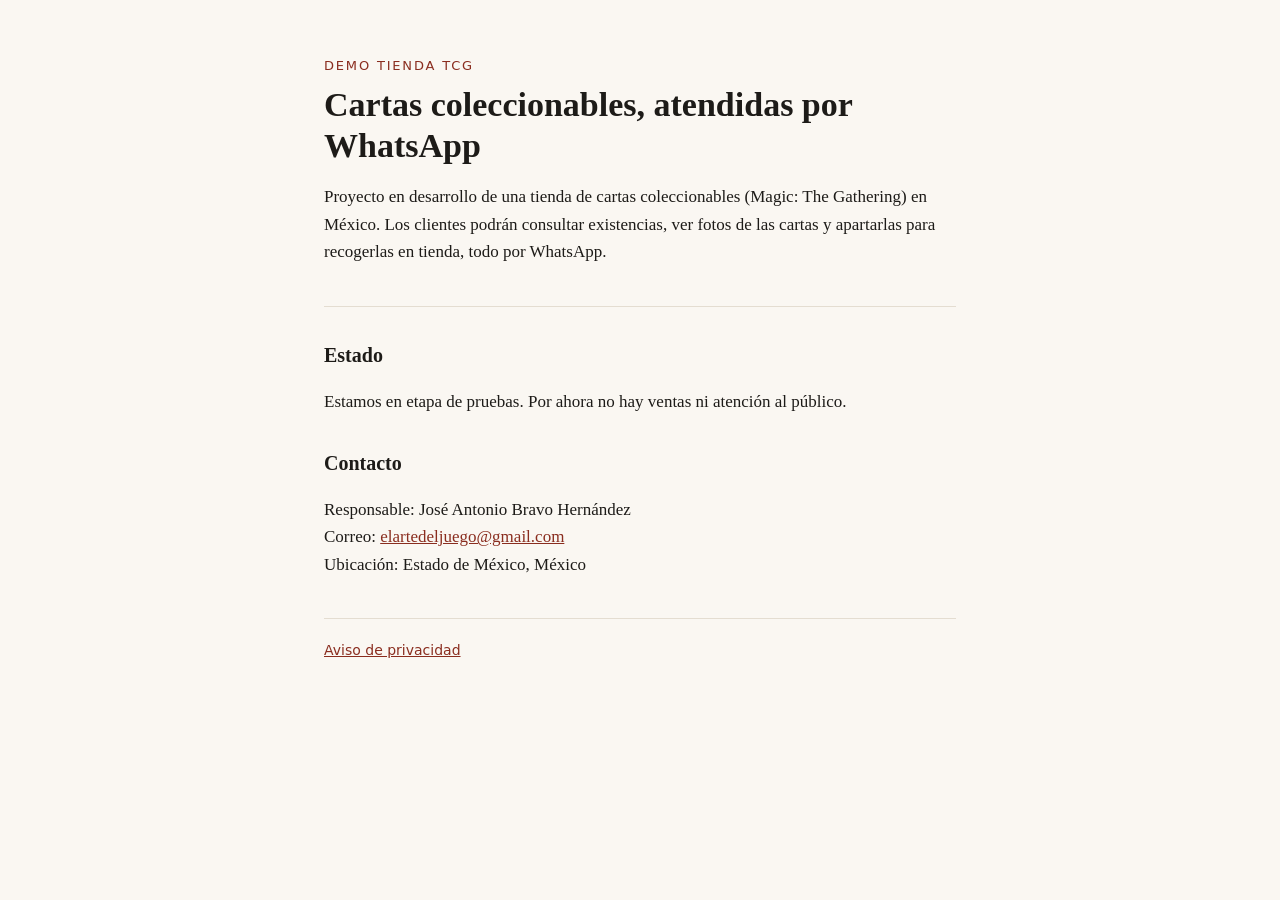
<file: index.html>
<!DOCTYPE html>
<html lang="es-MX">
<head>
<meta charset="utf-8">
<meta name="viewport" content="width=device-width, initial-scale=1">
<title>Demo Tienda TCG</title>
<meta name="description" content="Tienda de cartas coleccionables en México, en desarrollo.">
<link rel="stylesheet" href="estilo.css">
</head>
<body>
<main>
<header>
<p class="marca">Demo Tienda TCG</p>
<h1>Cartas coleccionables, atendidas por WhatsApp</h1>
<p>Proyecto en desarrollo de una tienda de cartas coleccionables (Magic: The Gathering) en México. Los clientes podrán consultar existencias, ver fotos de las cartas y apartarlas para recogerlas en tienda, todo por WhatsApp.</p>
</header>

<h2>Estado</h2>
<p>Estamos en etapa de pruebas. Por ahora no hay ventas ni atención al público.</p>

<h2>Contacto</h2>
<p>Responsable: José Antonio Bravo Hernández<br>
Correo: <a href="mailto:elartedeljuego@gmail.com">elartedeljuego@gmail.com</a><br>
Ubicación: Estado de México, México</p>

<nav>
<a href="privacidad.html">Aviso de privacidad</a>
</nav>
</main>
</body>
</html>
</file>
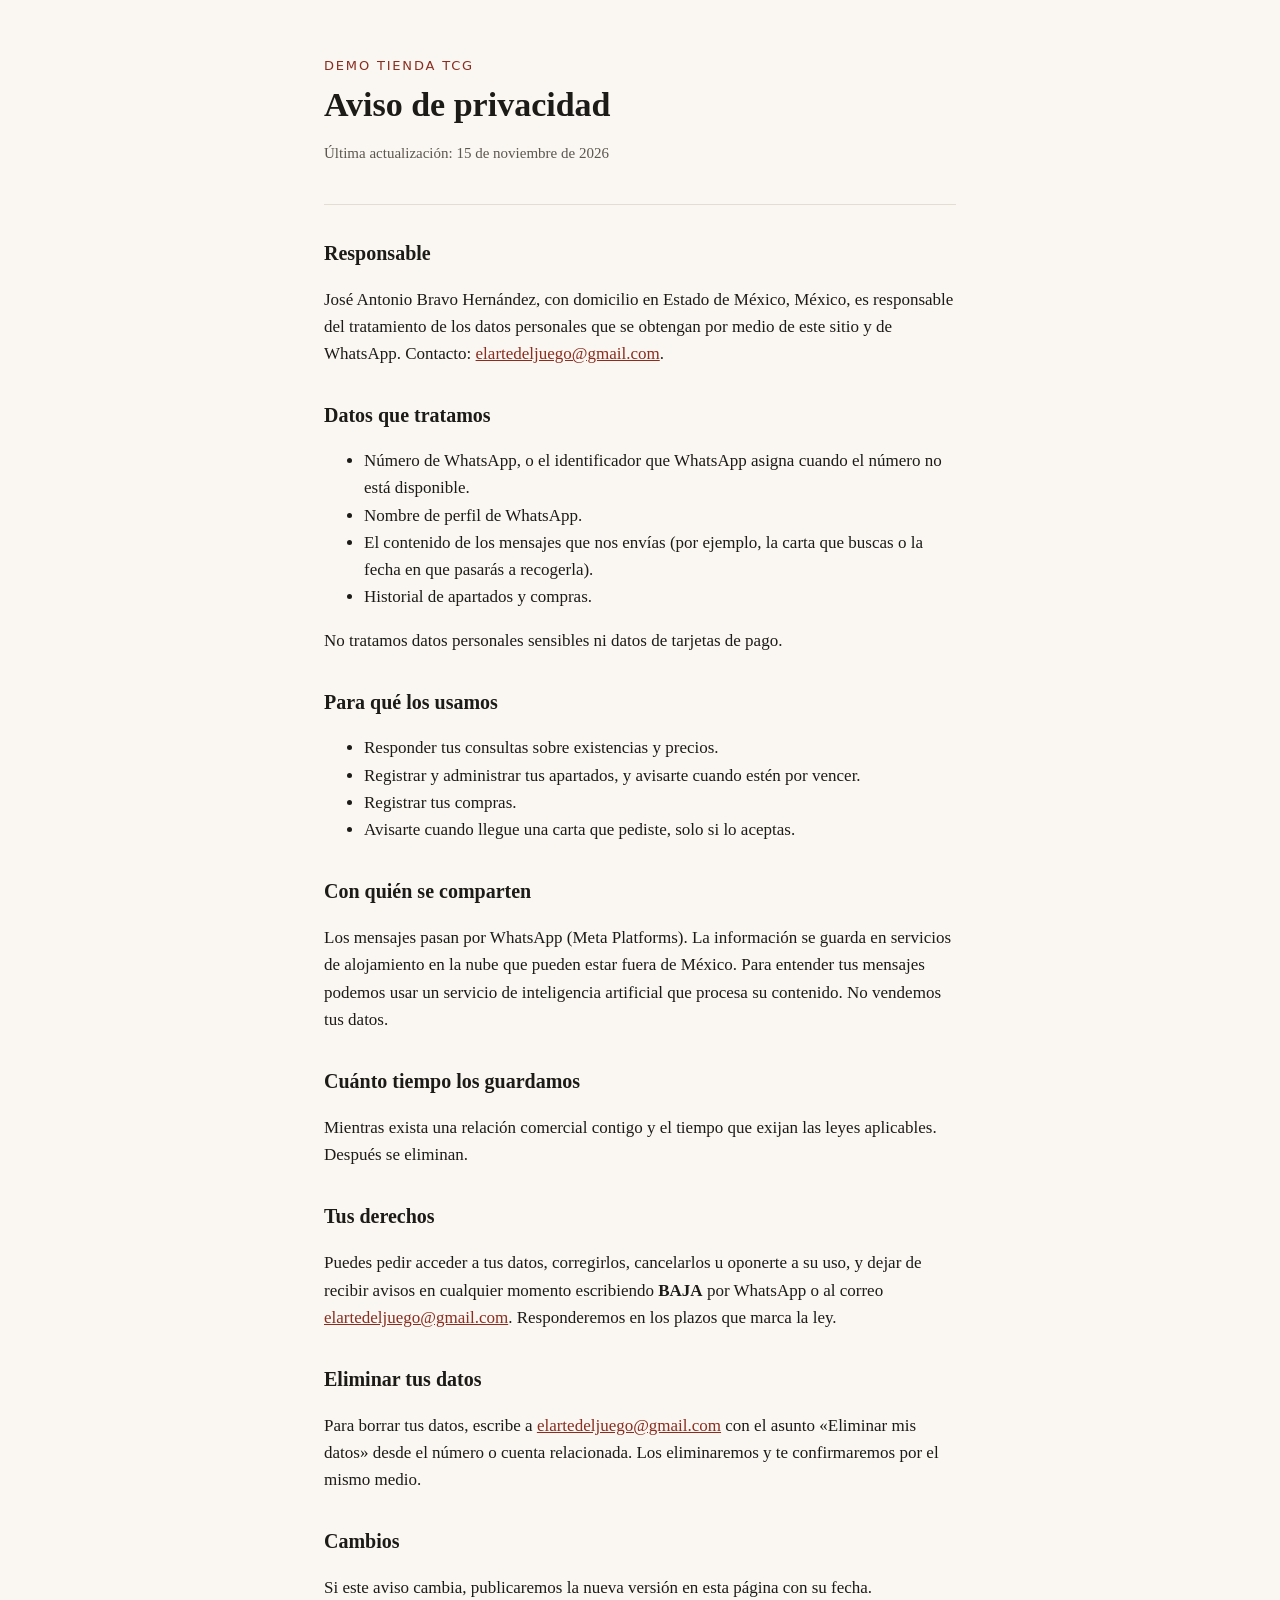
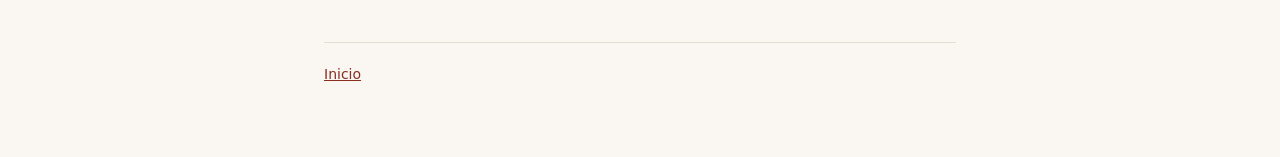
<file: privacidad.html>
<!DOCTYPE html>
<html lang="es-MX">
<head>
<meta charset="utf-8">
<meta name="viewport" content="width=device-width, initial-scale=1">
<title>Aviso de privacidad · Demo Tienda TCG</title>
<link rel="stylesheet" href="estilo.css">
</head>
<body>
<main>
<header>
<p class="marca">Demo Tienda TCG</p>
<h1>Aviso de privacidad</h1>
<p class="nota">Última actualización: 15 de noviembre de 2026</p>
</header>

<h2>Responsable</h2>
<p>José Antonio Bravo Hernández, con domicilio en Estado de México, México, es responsable del tratamiento de los datos personales que se obtengan por medio de este sitio y de WhatsApp. Contacto: <a href="mailto:elartedeljuego@gmail.com">elartedeljuego@gmail.com</a>.</p>

<h2>Datos que tratamos</h2>
<ul>
<li>Número de WhatsApp, o el identificador que WhatsApp asigna cuando el número no está disponible.</li>
<li>Nombre de perfil de WhatsApp.</li>
<li>El contenido de los mensajes que nos envías (por ejemplo, la carta que buscas o la fecha en que pasarás a recogerla).</li>
<li>Historial de apartados y compras.</li>
</ul>
<p>No tratamos datos personales sensibles ni datos de tarjetas de pago.</p>

<h2>Para qué los usamos</h2>
<ul>
<li>Responder tus consultas sobre existencias y precios.</li>
<li>Registrar y administrar tus apartados, y avisarte cuando estén por vencer.</li>
<li>Registrar tus compras.</li>
<li>Avisarte cuando llegue una carta que pediste, solo si lo aceptas.</li>
</ul>

<h2>Con quién se comparten</h2>
<p>Los mensajes pasan por WhatsApp (Meta Platforms). La información se guarda en servicios de alojamiento en la nube que pueden estar fuera de México. Para entender tus mensajes podemos usar un servicio de inteligencia artificial que procesa su contenido. No vendemos tus datos.</p>

<h2>Cuánto tiempo los guardamos</h2>
<p>Mientras exista una relación comercial contigo y el tiempo que exijan las leyes aplicables. Después se eliminan.</p>

<h2>Tus derechos</h2>
<p>Puedes pedir acceder a tus datos, corregirlos, cancelarlos u oponerte a su uso, y dejar de recibir avisos en cualquier momento escribiendo <strong>BAJA</strong> por WhatsApp o al correo <a href="mailto:elartedeljuego@gmail.com">elartedeljuego@gmail.com</a>. Responderemos en los plazos que marca la ley.</p>

<h2>Eliminar tus datos</h2>
<p>Para borrar tus datos, escribe a <a href="mailto:elartedeljuego@gmail.com">elartedeljuego@gmail.com</a> con el asunto «Eliminar mis datos» desde el número o cuenta relacionada. Los eliminaremos y te confirmaremos por el mismo medio.</p>

<h2>Cambios</h2>
<p>Si este aviso cambia, publicaremos la nueva versión en esta página con su fecha.</p>

<nav>
<a href="index.html">Inicio</a>
</nav>
</main>
</body>
</html>
</file>
<file: estilo.css>
:root{--tinta:#1d1b18;--suave:#5c574f;--fondo:#faf7f2;--linea:#e4ddd1;--acento:#8a2d1f}
*{box-sizing:border-box}
body{margin:0;font-family:Georgia,"Times New Roman",serif;color:var(--tinta);background:var(--fondo);line-height:1.6}
main{max-width:680px;margin:0 auto;padding:56px 24px 72px}
header{border-bottom:1px solid var(--linea);padding-bottom:24px;margin-bottom:32px}
.marca{font-size:13px;letter-spacing:.14em;text-transform:uppercase;color:var(--acento);margin:0 0 8px;font-family:system-ui,sans-serif}
h1{font-size:34px;line-height:1.2;margin:0 0 12px;font-weight:600}
h2{font-size:20px;margin:32px 0 8px}
p,li{font-size:17px}
.nota{color:var(--suave);font-size:15px}
a{color:var(--acento)}
nav{font-family:system-ui,sans-serif;font-size:14px;margin-top:40px;padding-top:20px;border-top:1px solid var(--linea)}
nav a{margin-right:16px}
</file>
